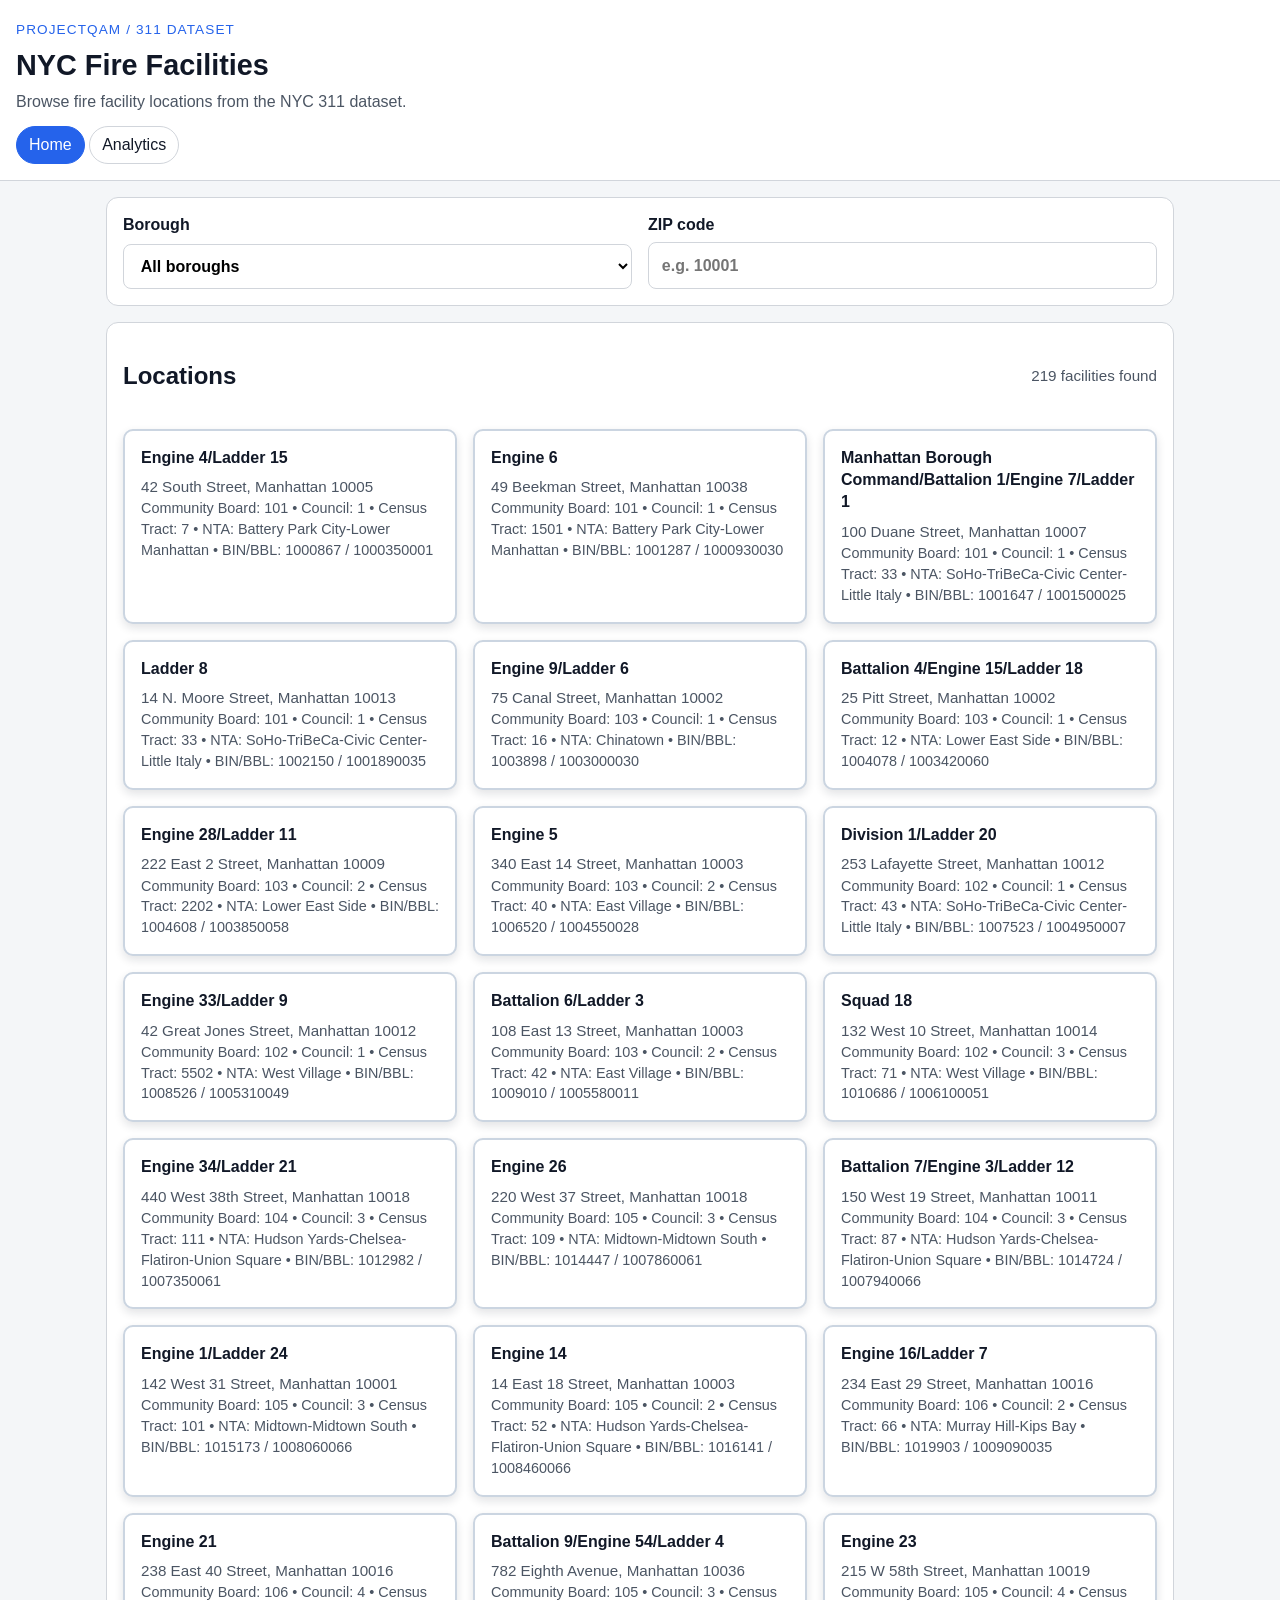
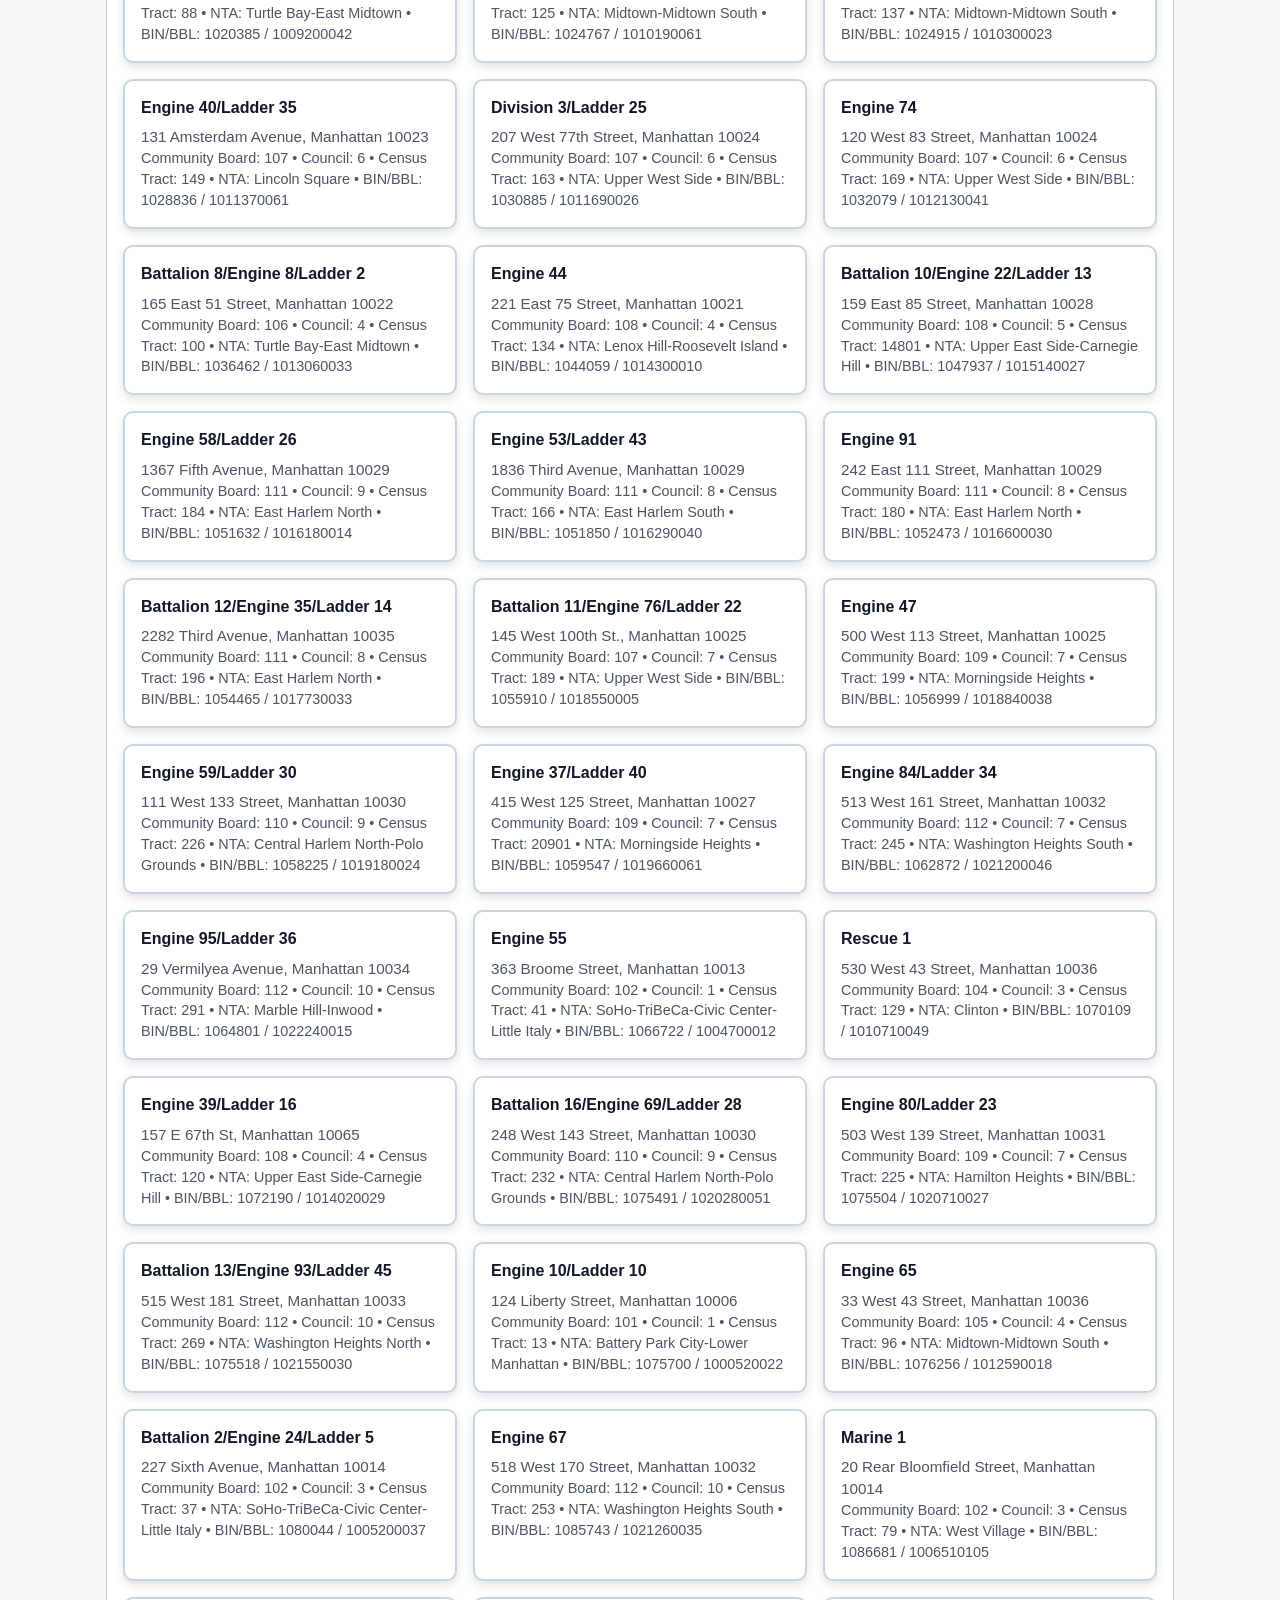
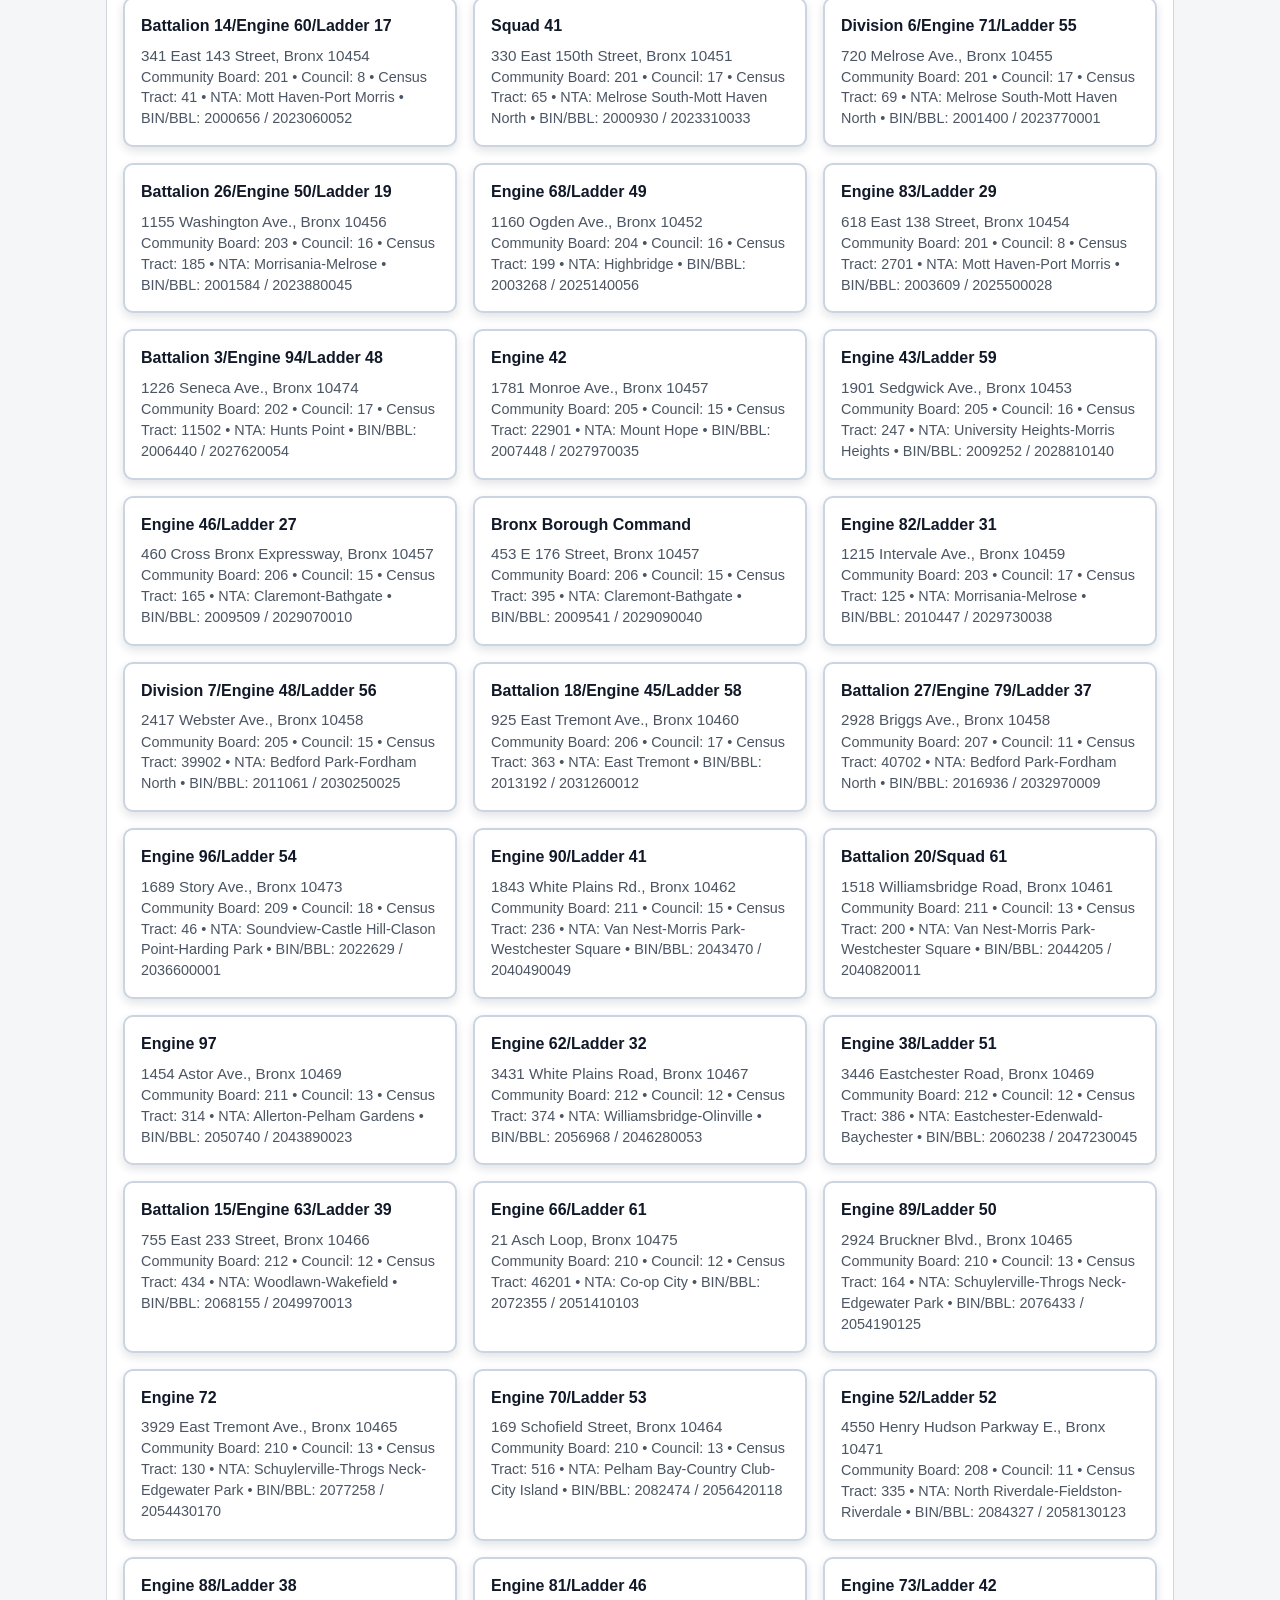
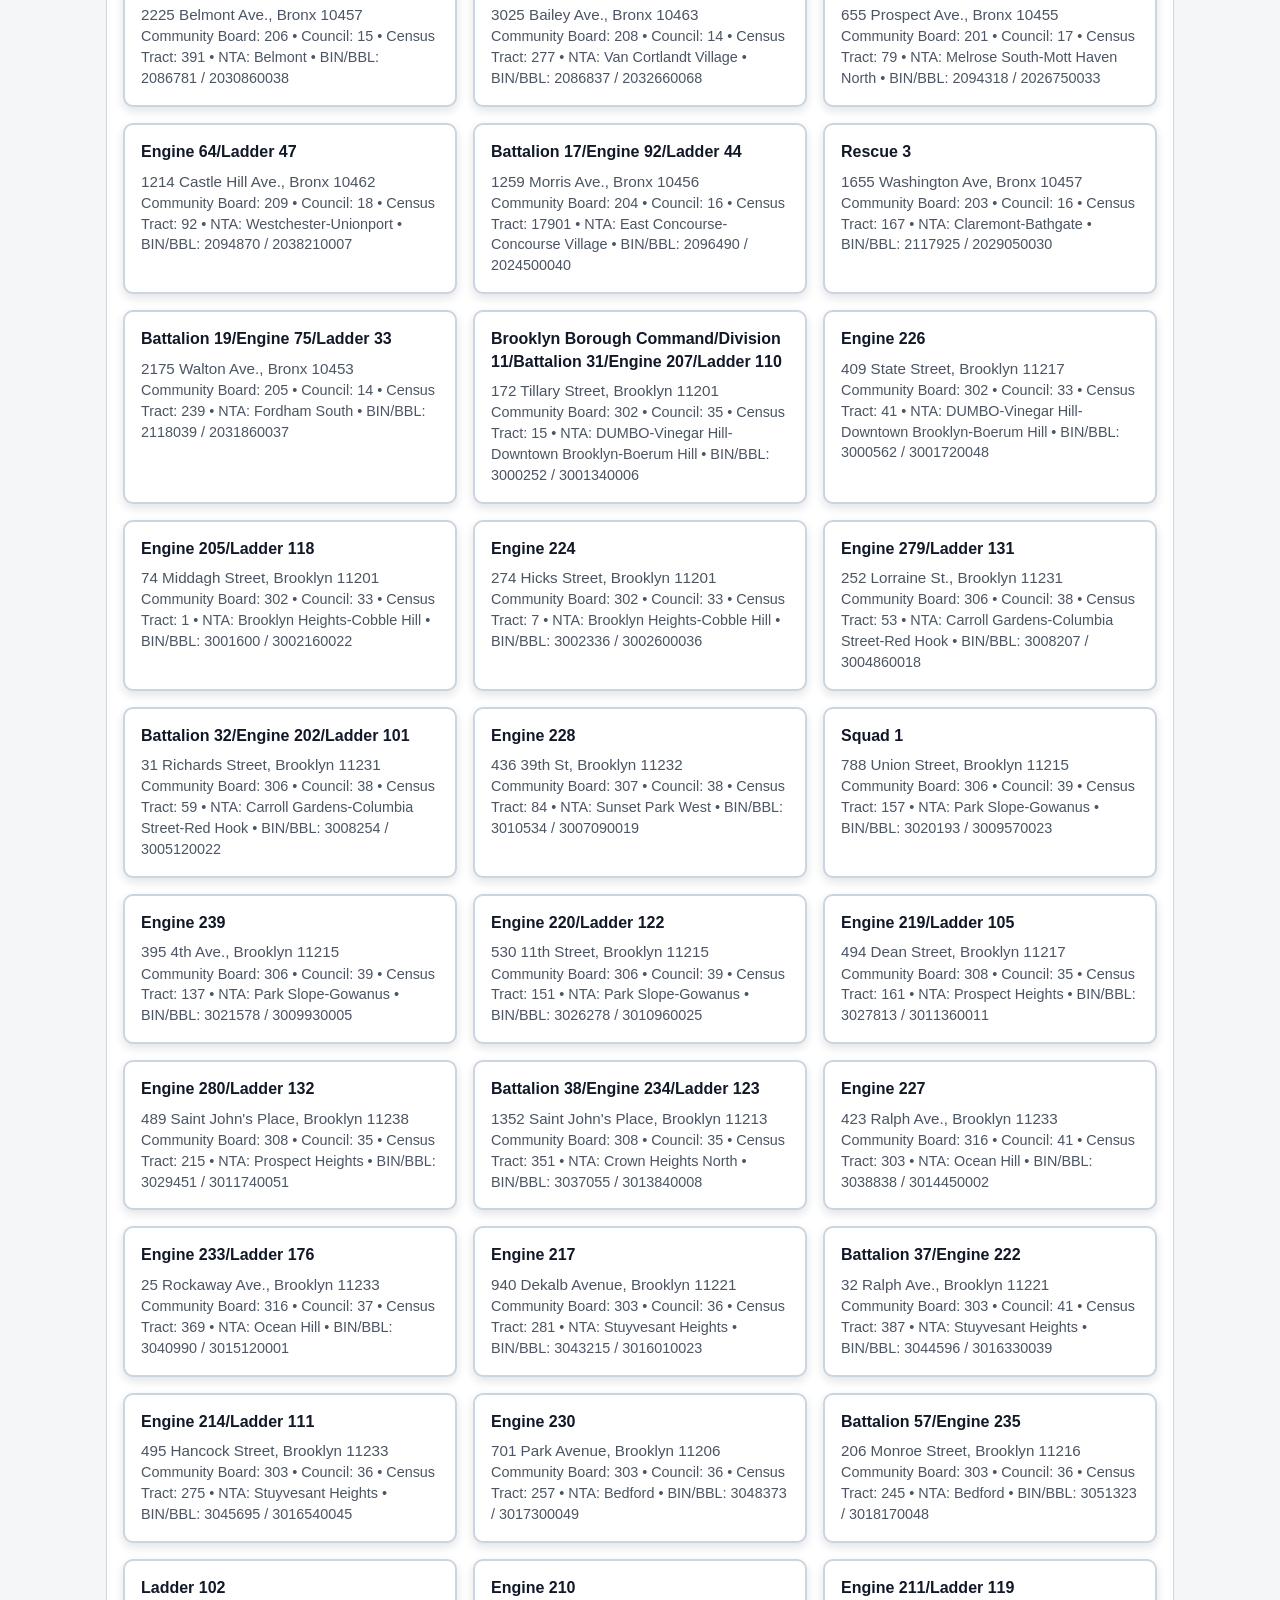
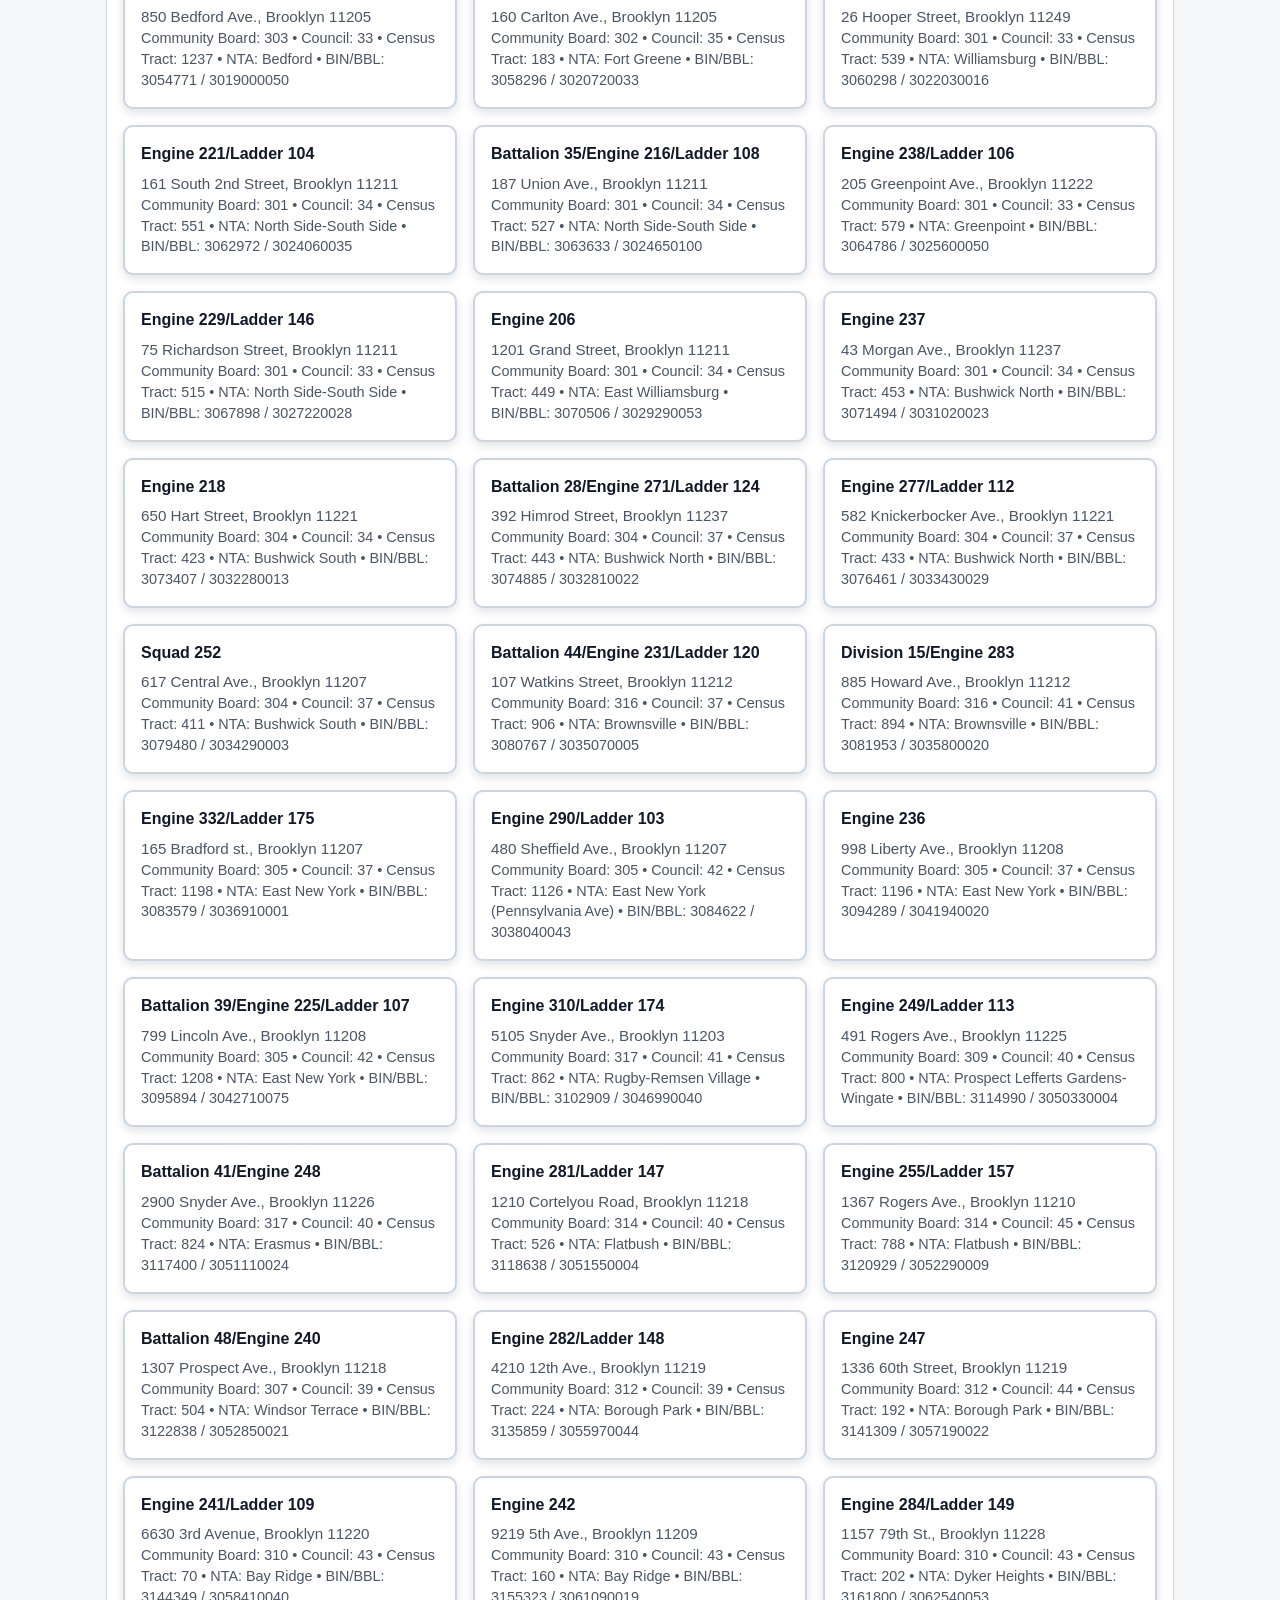
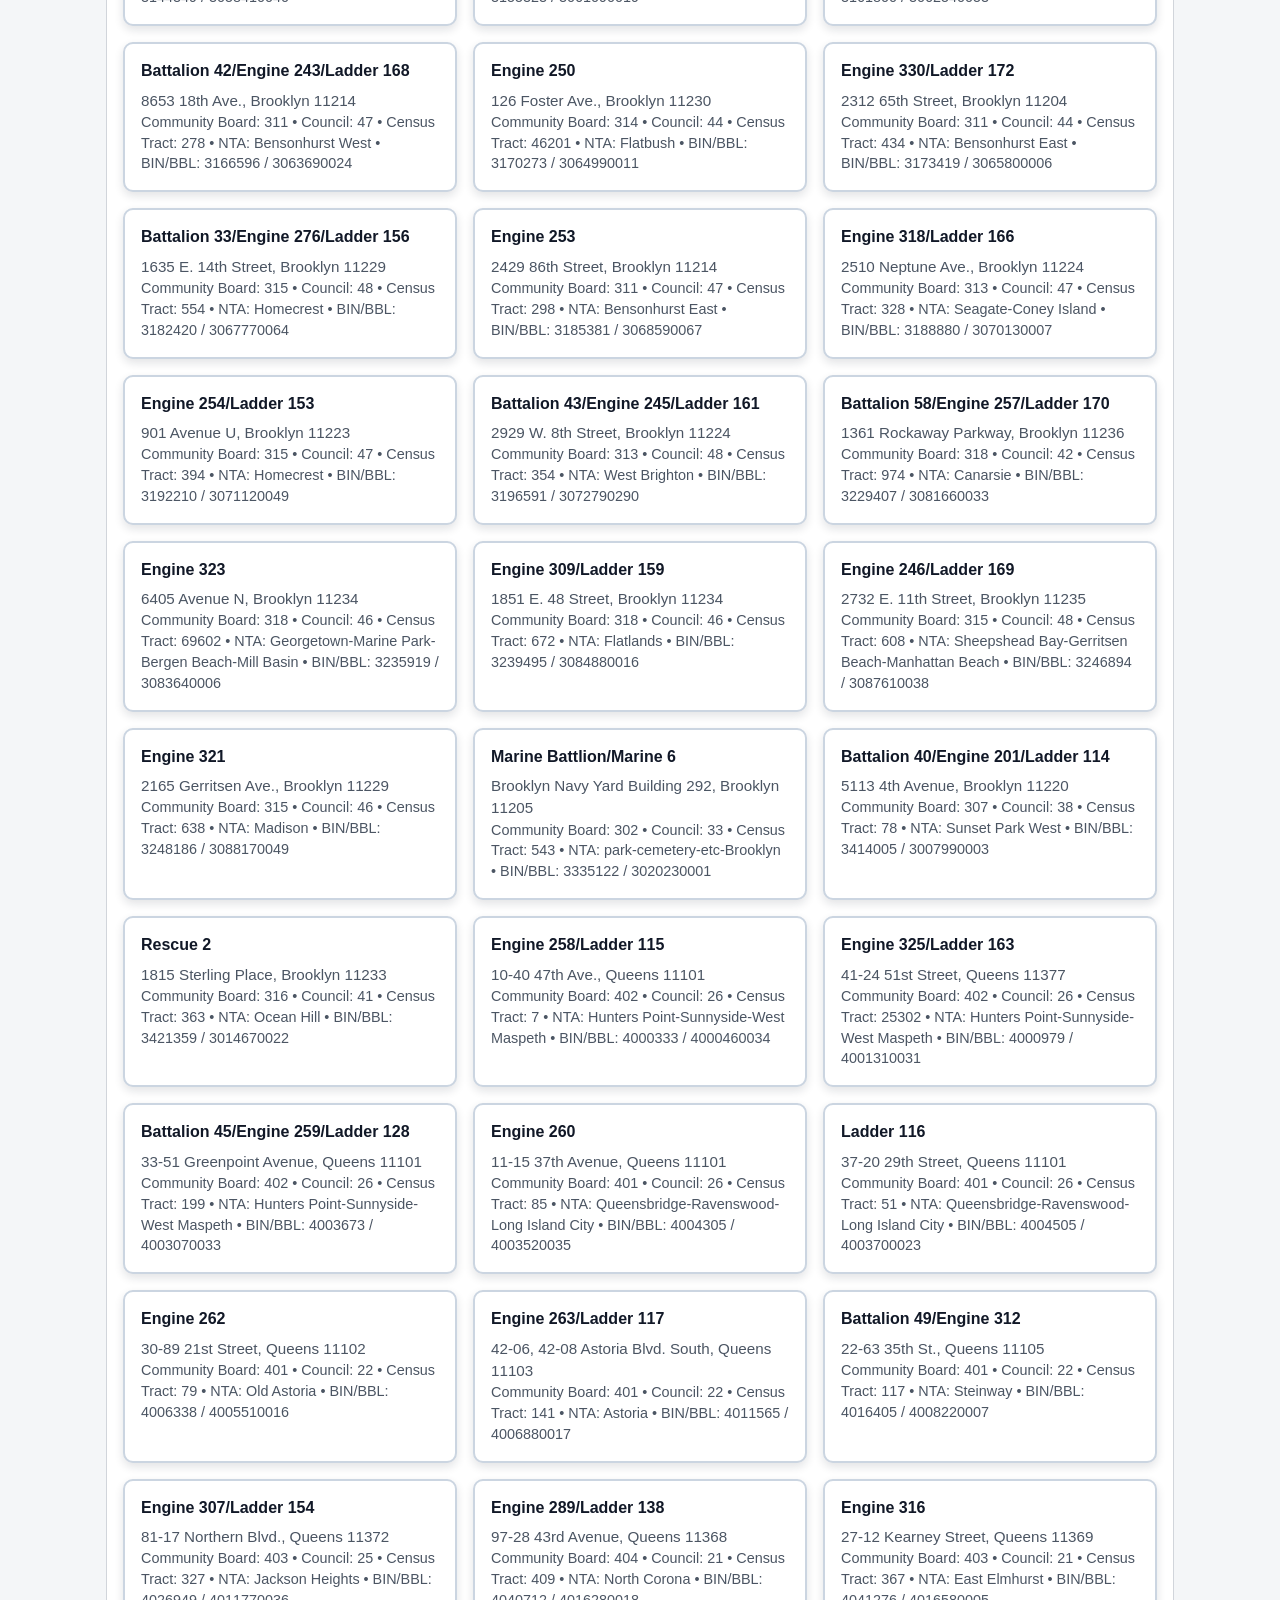
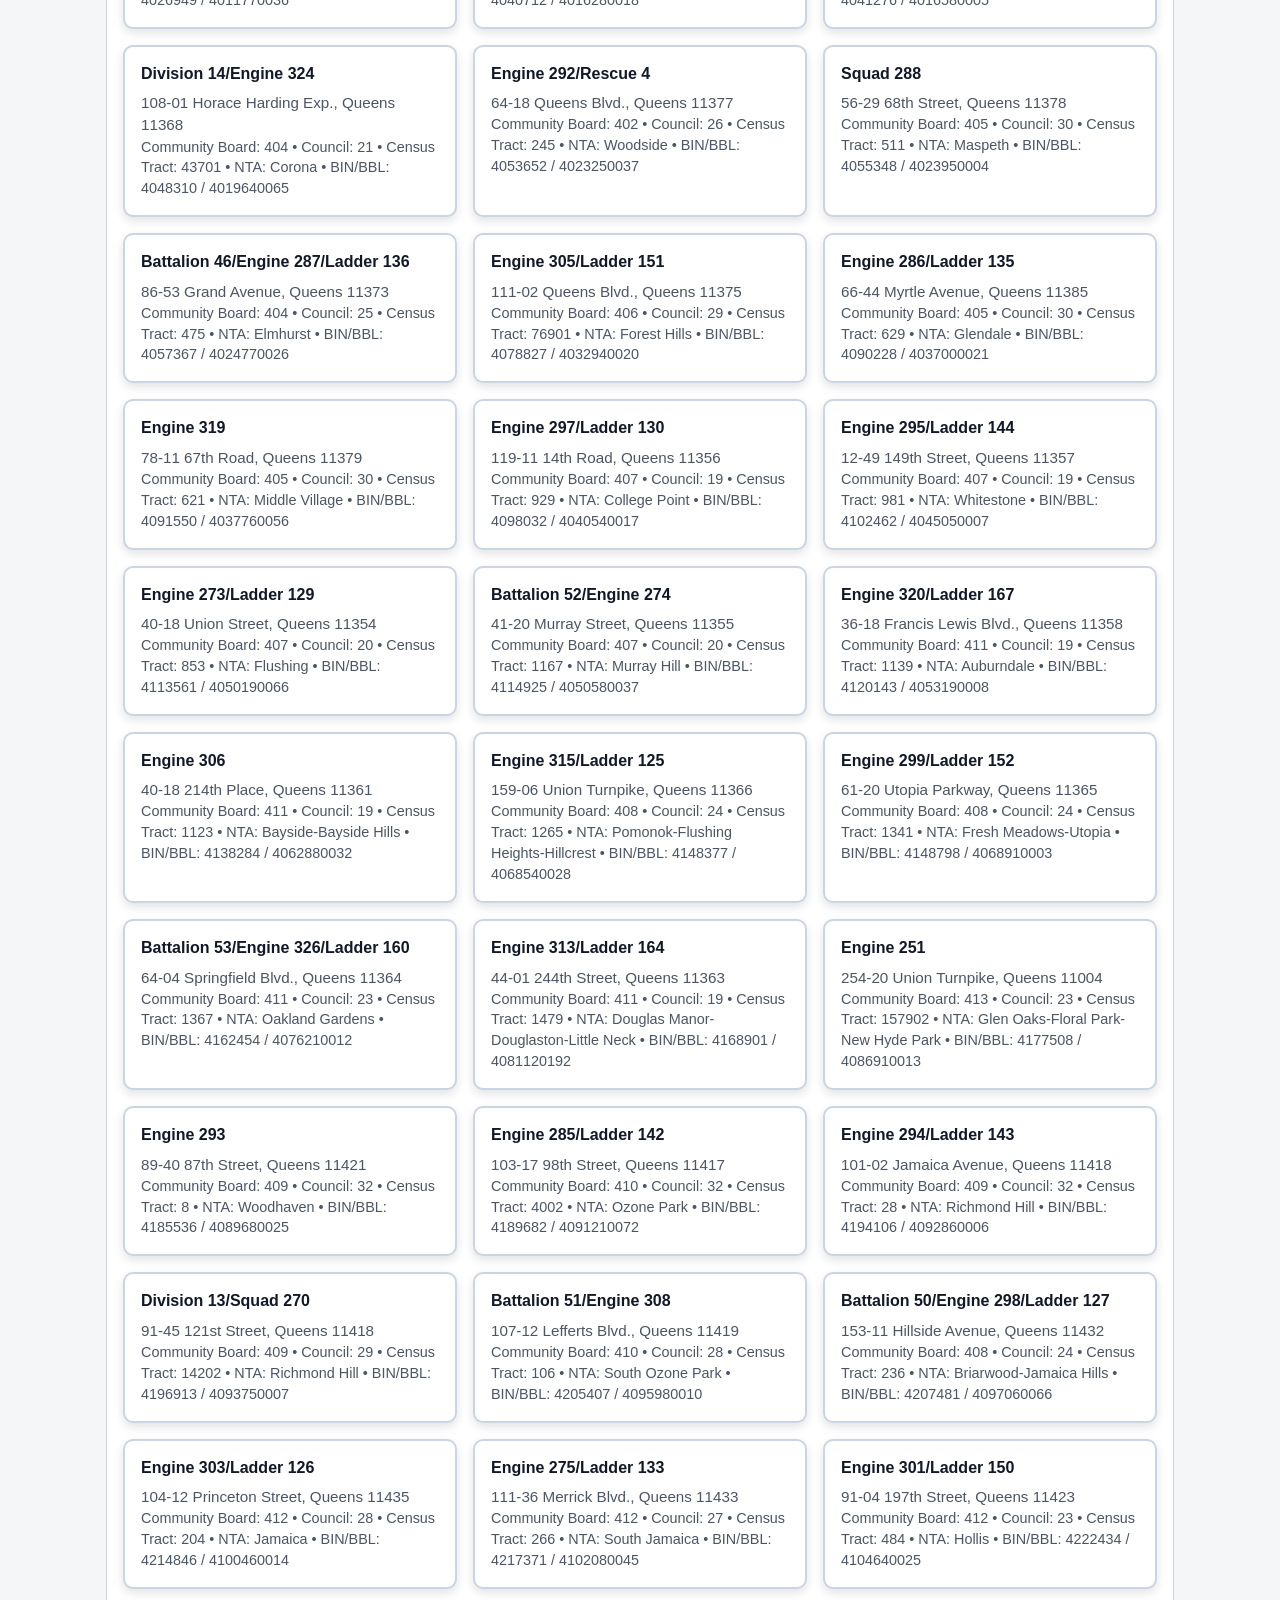
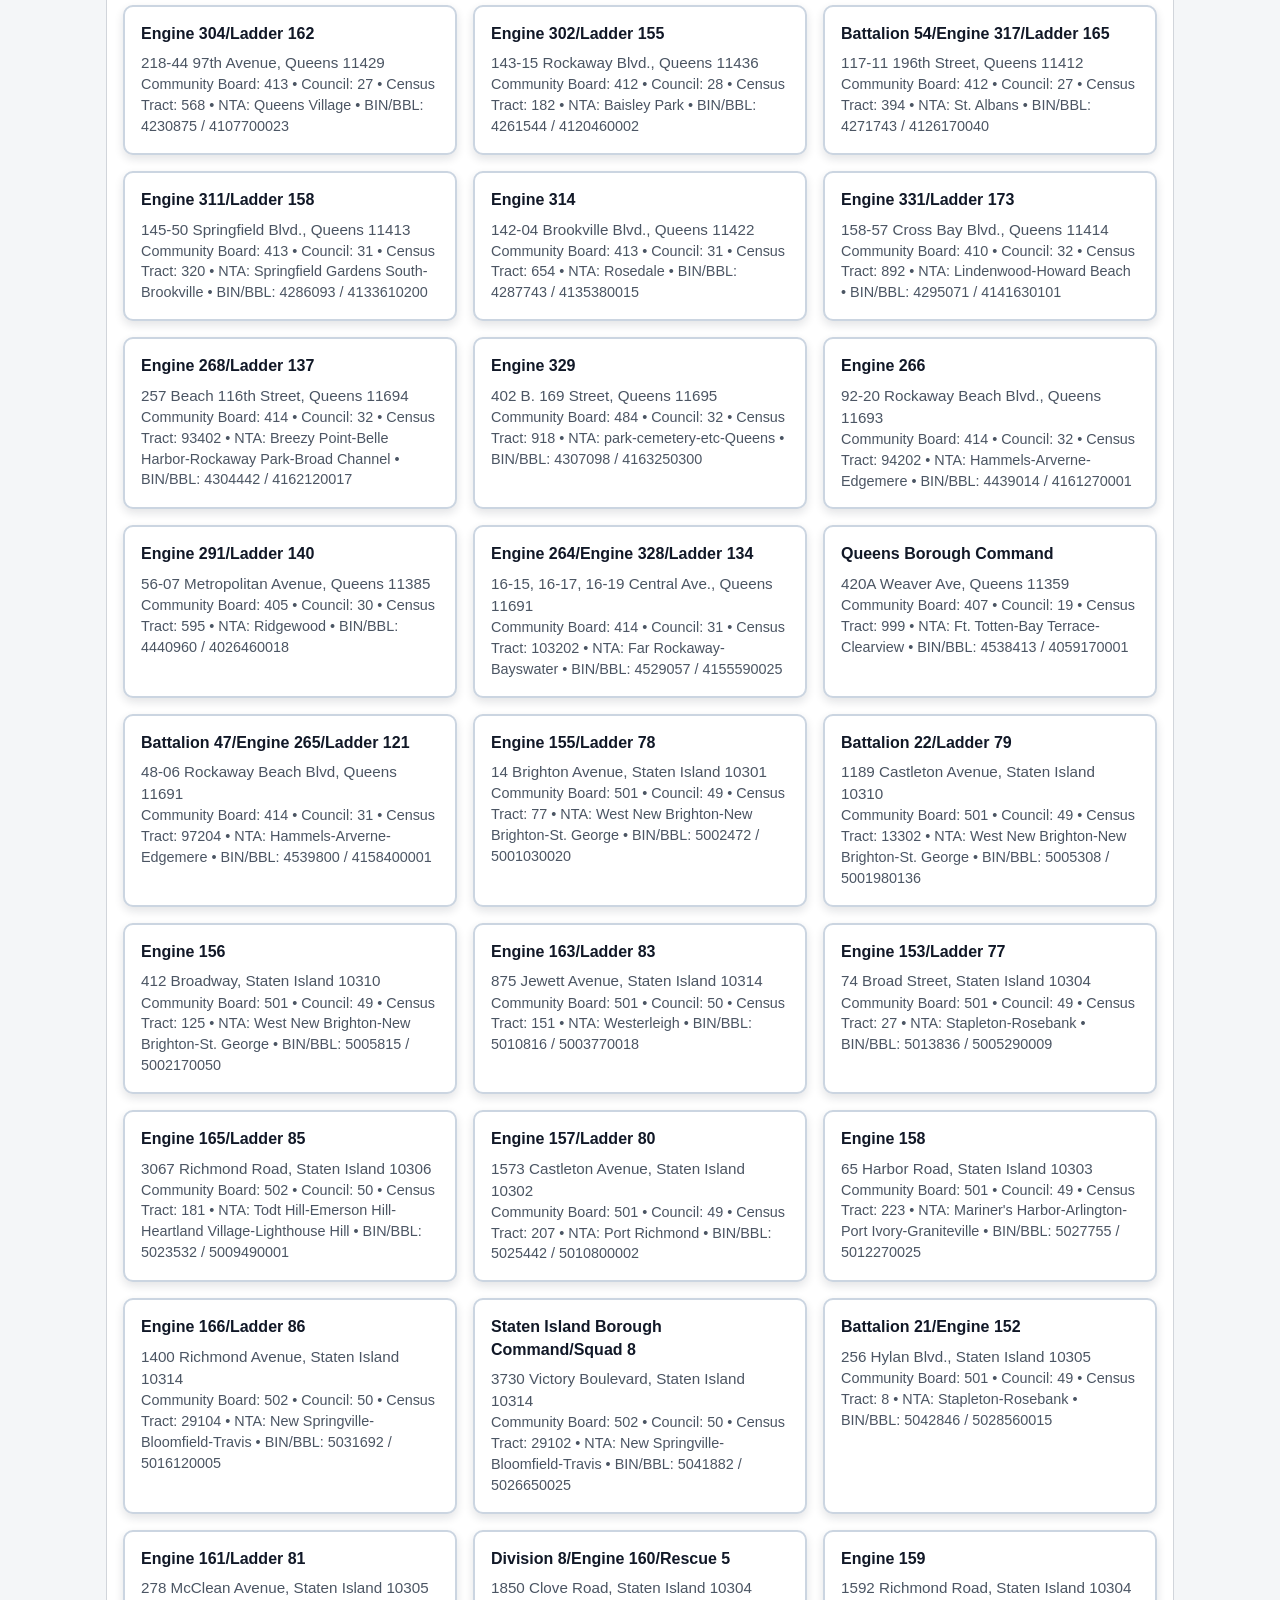
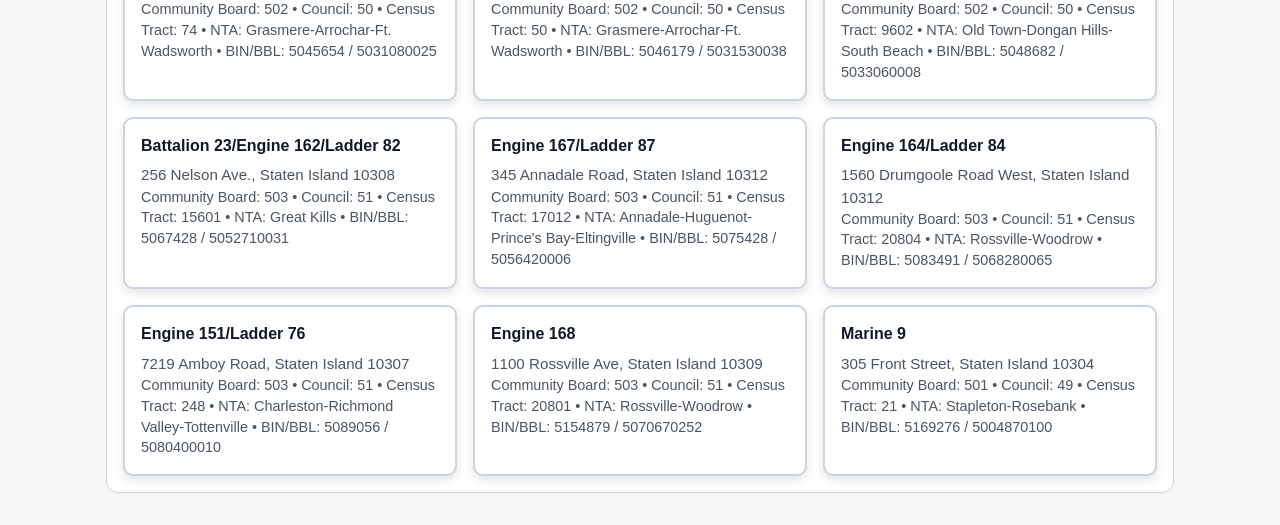
<file: 311/index.html>
<!DOCTYPE html>
<html lang="en">
<head>
  <meta charset="UTF-8" />
  <meta name="viewport" content="width=device-width, initial-scale=1.0" />
  <title>NYC Fire Facilities</title>
  <link rel="stylesheet" href="style.css" />
</head>
<body class="page-index">
  <header class="page-header">
    <div>
      <p class="eyebrow">ProjectQAM / 311 Dataset</p>
      <h1>NYC Fire Facilities</h1>
      <p class="subtitle">Browse fire facility locations from the NYC 311 dataset.</p>
    </div>
    <nav class="page-nav">
      <a href="index.html" class="active">Home</a>
      <a href="analytics.html">Analytics</a>
    </nav>
  </header>

  <main class="page-main">
    <section class="filter-panel">
      <div class="filter-grid">
        <label>
          Borough
          <select id="boroughSelect">
            <option value="ALL">All boroughs</option>
            <option value="Manhattan">Manhattan</option>
            <option value="Bronx">Bronx</option>
            <option value="Brooklyn">Brooklyn</option>
            <option value="Queens">Queens</option>
            <option value="Staten Island">Staten Island</option>
          </select>
        </label>
        <label>
          ZIP code
          <input id="zipInput" type="text" placeholder="e.g. 10001" />
        </label>
      </div>
    </section>

    <section class="results-section">
      <div class="results-header">
        <h2>Locations</h2>
        <div id="facility-count" class="result-count"></div>
      </div>
      <div id="facility-list" class="card-grid"></div>
    </section>
  </main>

  <script src="helper.js"></script>
  <script src="script.js"></script>
</body>
</html>
</file>
<file: 311/style.css>
:root {
  --bg: #f4f6f8;
  --surface: #fff;
  --text: #111827;
  --muted: #4b5563;
  --border: #d1d5db;
  --accent: #2563eb;
}

* { box-sizing: border-box; }

body {
  margin: 0;
  font-family: Arial, Helvetica, sans-serif;
  background: var(--bg);
  color: var(--text);
  line-height: 1.4;
}

.page-header {
  padding: 1.25rem 1rem 1rem;
  border-bottom: 1px solid var(--border);
  background: #fff;
}

.eyebrow {
  margin: 0 0 0.35rem;
  color: var(--accent);
  font-size: 0.85rem;
  text-transform: uppercase;
  letter-spacing: 0.08em;
}

h1 {
  margin: 0;
  font-size: 1.8rem;
}

.subtitle {
  margin: 0.4rem 0 0;
  color: var(--muted);
}

.page-nav { margin-top: 0.75rem; }

.page-nav a {
  color: var(--text);
  text-decoration: none;
  padding: 0.45rem 0.75rem;
  border: 1px solid var(--border);
  border-radius: 999px;
  display: inline-block;
}

.page-nav a.active,
.page-nav a:hover {
  background: var(--accent);
  border-color: var(--accent);
  color: #fff;
}

.page-main {
  width: min(1100px, 100%);
  margin: 0 auto;
  padding: 1rem;
}

.filter-panel,
.results-section {
  background: var(--surface);
  border: 1px solid var(--border);
  border-radius: 12px;
  padding: 1rem;
  margin-bottom: 1rem;
}

.filter-grid {
  display: grid;
  gap: 1rem;
}

label {
  display: grid;
  gap: 0.35rem;
  font-weight: 600;
}

input,
select {
  width: 100%;
  padding: 0.7rem 0.8rem;
  border: 1px solid var(--border);
  border-radius: 8px;
  font: inherit;
  background: #fff;
}

.results-header {
  display: flex;
  justify-content: space-between;
  align-items: center;
  gap: 0.75rem;
  flex-wrap: wrap;
}

.result-count {
  color: var(--muted);
  font-size: 0.95rem;
}

.card-grid {
  display: grid;
  gap: 1rem;
  margin-top: 1rem;
}

.facility-card {
  border: 2px solid #cbd5e1;
  border-radius: 10px;
  padding: 1rem;
  background: #fff;
  box-shadow: 0 4px 10px rgba(15, 23, 42, 0.12);
}

.facility-card h3 {
  margin: 0 0 0.45rem;
  font-size: 1rem;
}

.facility-row {
  color: var(--muted);
  font-size: 0.95rem;
  line-height: 1.45;
}

.chart-grid {
  display: grid;
  gap: 1rem;
  margin-top: 1rem;
}

.chart-card canvas {
  width: 100% !important;
  height: 220px !important;
}

.empty-state {
  padding: 1rem;
  border: 1px dashed var(--border);
  border-radius: 10px;
  text-align: center;
  color: var(--muted);
  background: #fafafa;
}

@media (min-width: 768px) {
  .filter-grid { grid-template-columns: repeat(2, 1fr); }
  .card-grid { grid-template-columns: repeat(2, 1fr); }
}

@media (min-width: 1024px) {
  .card-grid { grid-template-columns: repeat(3, 1fr); }
}
</file>
